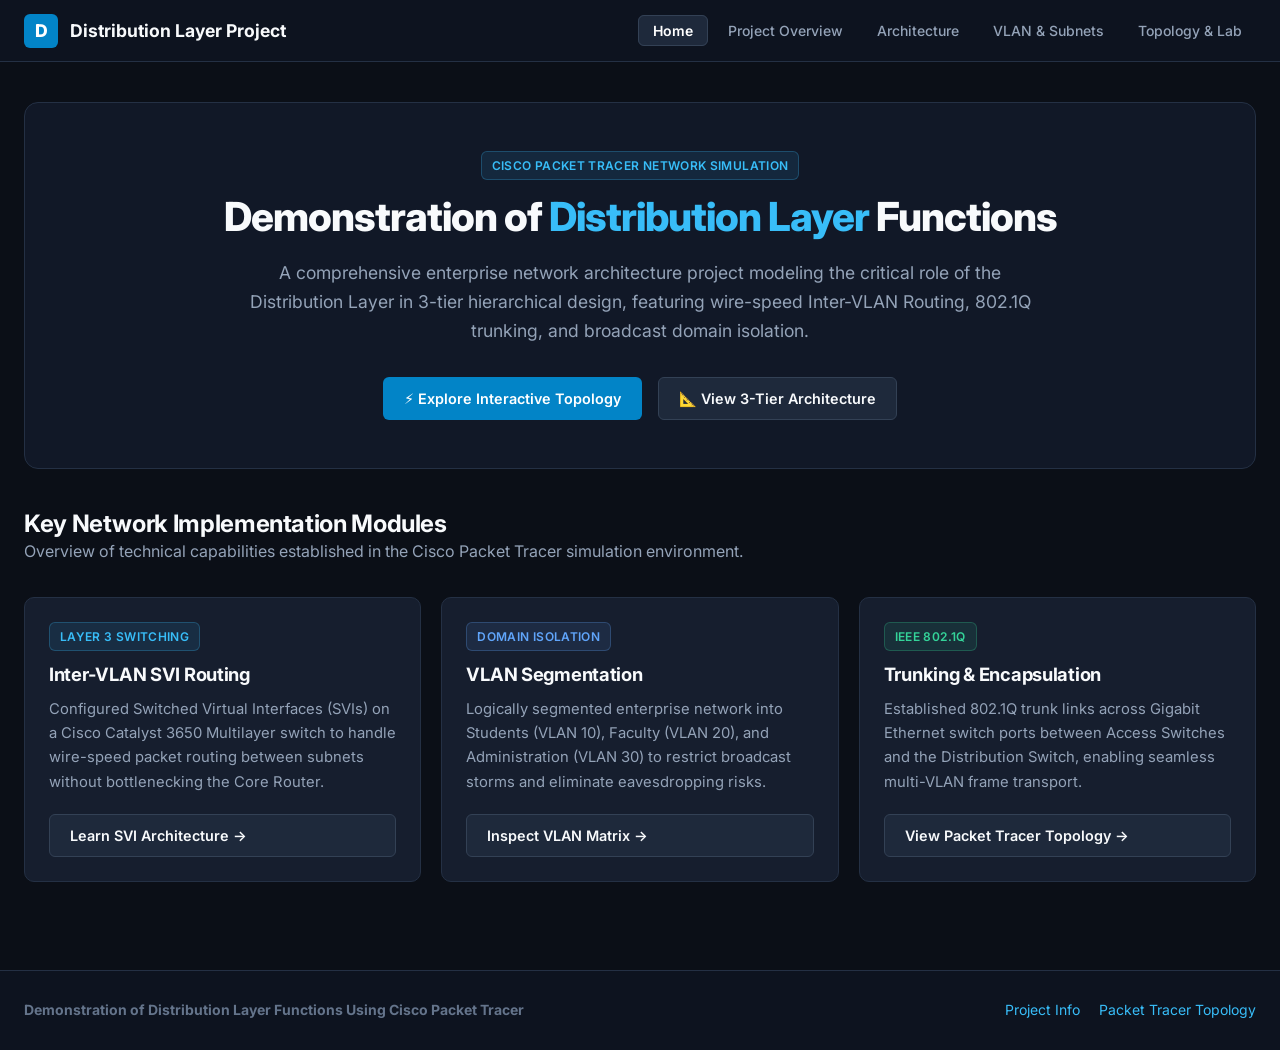
<file: Website/index.html>
<!DOCTYPE html>
<html lang="en">
<head>
  <meta charset="UTF-8">
  <meta name="viewport" content="width=device-width, initial-scale=1.0">
  <meta name="description" content="Demonstration of Distribution Layer Functions Using Cisco Packet Tracer - Enterprise Hierarchical Network Simulation & Documentation Platform">
  <title>Distribution Layer Network Demonstration | Homepage</title>
  <link rel="stylesheet" href="css/style.css">
</head>
<body>

  <!-- Navigation Bar -->
  <nav class="navbar">
    <div class="nav-container">
      <a href="index.html" class="nav-brand">
        <div class="brand-icon">D</div>
        <span>Distribution Layer Project</span>
      </a>
      <ul class="nav-links">
        <li><a href="index.html" class="nav-link active">Home</a></li>
        <li><a href="pages/project.html" class="nav-link">Project Overview</a></li>
        <li><a href="pages/architecture.html" class="nav-link">Architecture</a></li>
        <li><a href="pages/vlan.html" class="nav-link">VLAN & Subnets</a></li>
        <li><a href="pages/topology.html" class="nav-link">Topology & Lab</a></li>
      </ul>
    </div>
  </nav>

  <!-- Main Content Container -->
  <main class="main-wrapper">

    <!-- Hero Section -->
    <section class="hero">
      <div class="badge badge-cyan" style="margin-bottom: 12px;">Cisco Packet Tracer Network Simulation</div>
      <h1 class="hero-title">Demonstration of <span class="gradient-text">Distribution Layer</span> Functions</h1>
      <p class="hero-subtitle">
        A comprehensive enterprise network architecture project modeling the critical role of the Distribution Layer in 3-tier hierarchical design, featuring wire-speed Inter-VLAN Routing, 802.1Q trunking, and broadcast domain isolation.
      </p>
      <div class="hero-actions">
        <a href="pages/topology.html" class="btn btn-primary">⚡ Explore Interactive Topology</a>
        <a href="pages/architecture.html" class="btn btn-secondary">📐 View 3-Tier Architecture</a>
      </div>
    </section>

    <!-- Core Highlights Grid -->
    <section>
      <div class="section-header">
        <h2>Key Network Implementation Modules</h2>
        <p>Overview of technical capabilities established in the Cisco Packet Tracer simulation environment.</p>
      </div>

      <div class="card-grid">

        <div class="card">
          <span class="badge badge-cyan" style="width: fit-content; margin-bottom: 12px;">Layer 3 Switching</span>
          <h3 class="card-title">Inter-VLAN SVI Routing</h3>
          <p class="card-desc">
            Configured Switched Virtual Interfaces (SVIs) on a Cisco Catalyst 3650 Multilayer switch to handle wire-speed packet routing between subnets without bottlenecking the Core Router.
          </p>
          <a href="pages/architecture.html" class="btn btn-secondary">Learn SVI Architecture &rarr;</a>
        </div>

        <div class="card">
          <span class="badge badge-blue" style="width: fit-content; margin-bottom: 12px;">Domain Isolation</span>
          <h3 class="card-title">VLAN Segmentation</h3>
          <p class="card-desc">
            Logically segmented enterprise network into Students (VLAN 10), Faculty (VLAN 20), and Administration (VLAN 30) to restrict broadcast storms and eliminate eavesdropping risks.
          </p>
          <a href="pages/vlan.html" class="btn btn-secondary">Inspect VLAN Matrix &rarr;</a>
        </div>

        <div class="card">
          <span class="badge badge-emerald" style="width: fit-content; margin-bottom: 12px;">IEEE 802.1Q</span>
          <h3 class="card-title">Trunking & Encapsulation</h3>
          <p class="card-desc">
            Established 802.1Q trunk links across Gigabit Ethernet switch ports between Access Switches and the Distribution Switch, enabling seamless multi-VLAN frame transport.
          </p>
          <a href="pages/topology.html" class="btn btn-secondary">View Packet Tracer Topology &rarr;</a>
        </div>

      </div>
    </section>

  </main>

  <!-- Footer -->
  <footer class="footer">
    <div class="footer-content">
      <div>
        <strong>Demonstration of Distribution Layer Functions Using Cisco Packet Tracer</strong>
      </div>
      <div>
        <a href="pages/project.html" style="margin-right: 15px;">Project Info</a>
        <a href="pages/topology.html">Packet Tracer Topology</a>
      </div>
    </div>
  </footer>

  <script src="js/main.js"></script>
</body>
</html>
</file>
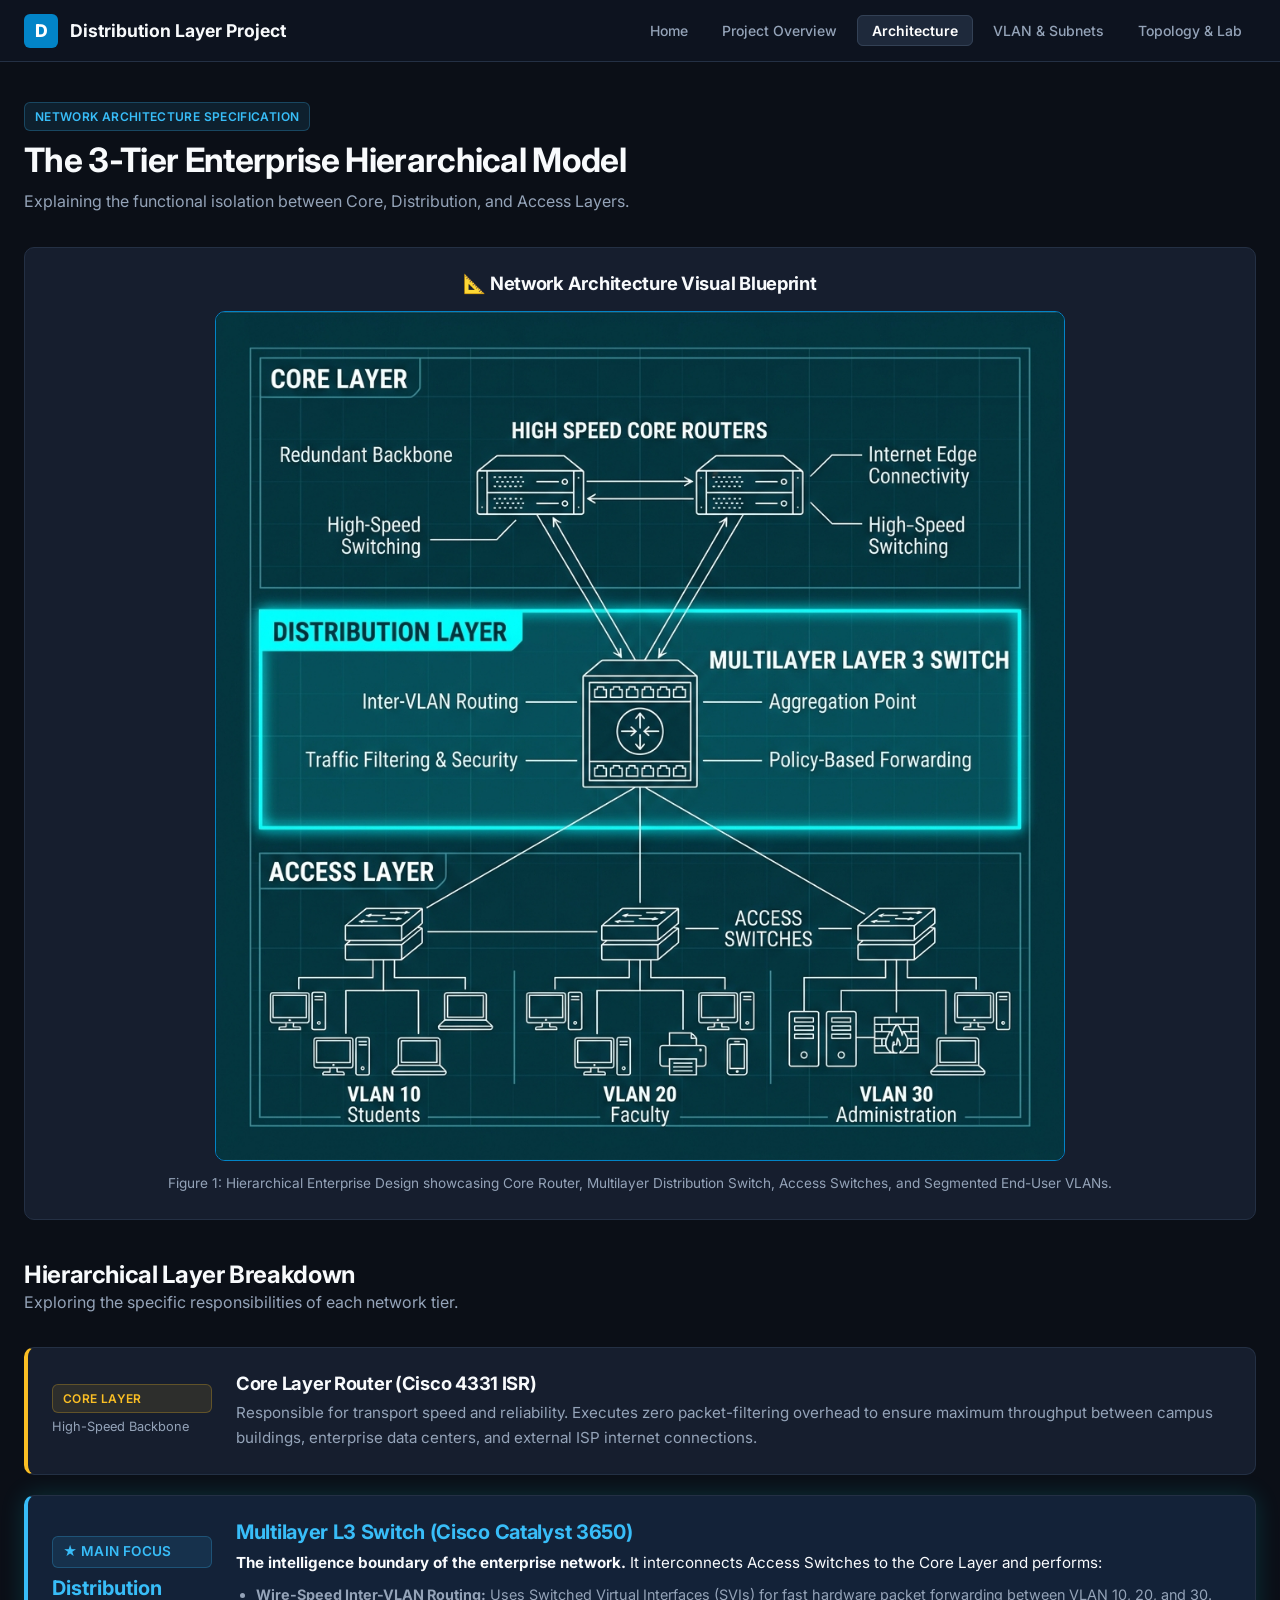
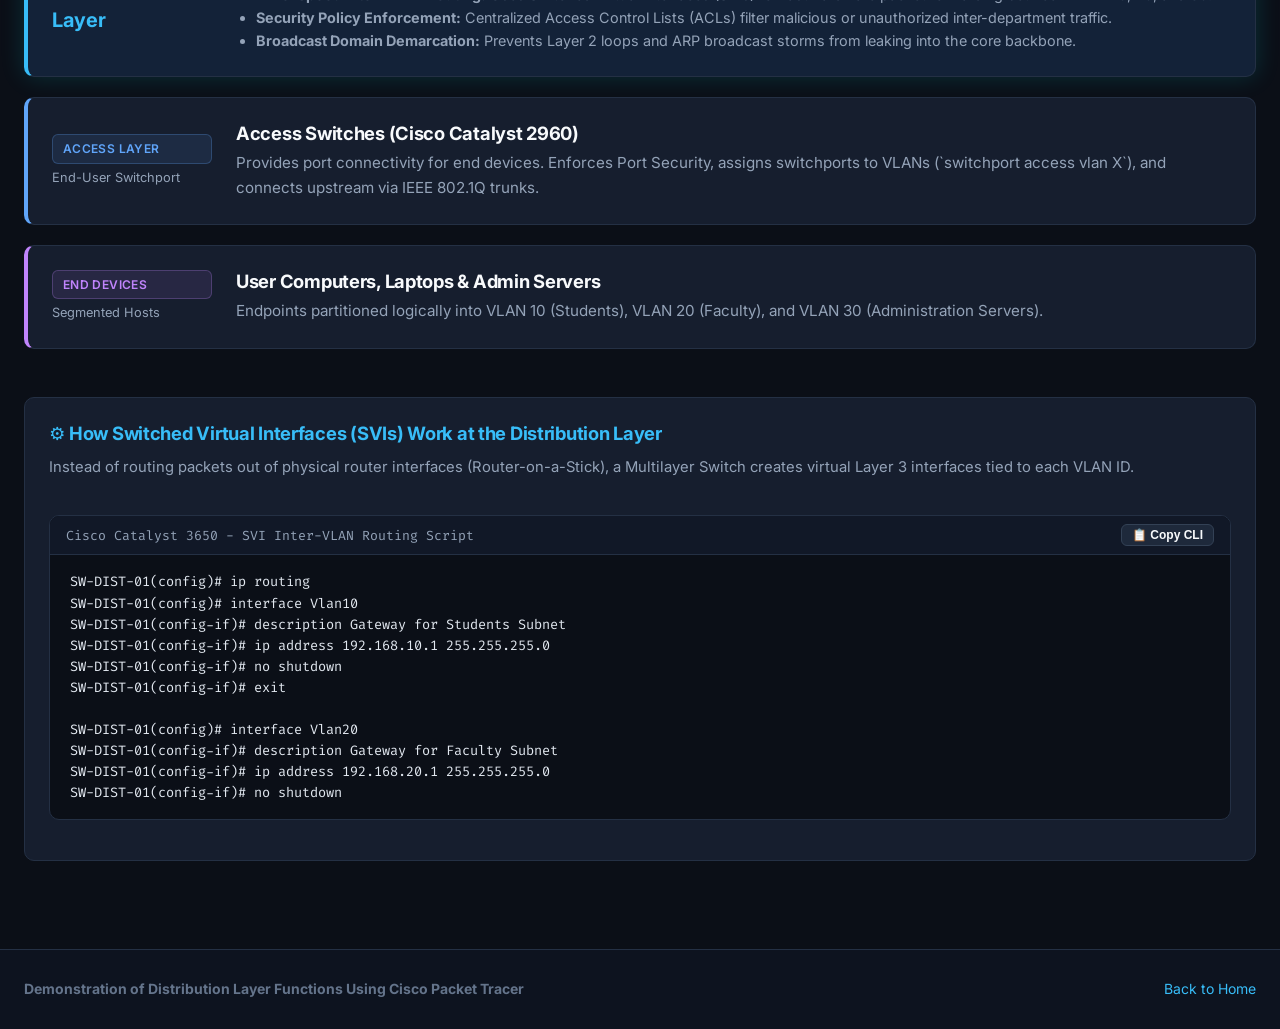
<file: Website/pages/architecture.html>
<!DOCTYPE html>
<html lang="en">
<head>
  <meta charset="UTF-8">
  <meta name="viewport" content="width=device-width, initial-scale=1.0">
  <title>3-Tier Enterprise Architecture | Distribution Layer Focus</title>
  <link rel="stylesheet" href="../css/style.css">
</head>
<body>

  <!-- Navigation Bar -->
  <nav class="navbar">
    <div class="nav-container">
      <a href="../index.html" class="nav-brand">
        <div class="brand-icon">D</div>
        <span>Distribution Layer Project</span>
      </a>
      <ul class="nav-links">
        <li><a href="../index.html" class="nav-link">Home</a></li>
        <li><a href="project.html" class="nav-link">Project Overview</a></li>
        <li><a href="architecture.html" class="nav-link active">Architecture</a></li>
        <li><a href="vlan.html" class="nav-link">VLAN & Subnets</a></li>
        <li><a href="topology.html" class="nav-link">Topology & Lab</a></li>
      </ul>
    </div>
  </nav>

  <!-- Main Content -->
  <main class="main-wrapper">

    <div class="section-header">
      <div class="badge badge-cyan" style="margin-bottom: 8px;">Network Architecture Specification</div>
      <h1>The 3-Tier Enterprise Hierarchical Model</h1>
      <p>Explaining the functional isolation between Core, Distribution, and Access Layers.</p>
    </div>

    <!-- Architecture Visual Banner -->
    <div class="card" style="margin-bottom: 2.5rem; text-align: center;">
      <h3 class="card-title" style="justify-content: center; margin-bottom: 1rem;">
        📐 Network Architecture Visual Blueprint
      </h3>
      <div style="max-width: 850px; margin: 0 auto; border-radius: var(--radius-md); overflow: hidden; border: 1px solid var(--border-glow);">
        <img src="../assets/images/architecture.png" alt="3-Tier Enterprise Architecture Blueprint" style="width: 100%; height: auto; display: block;">
      </div>
      <p style="font-size: 0.85rem; color: var(--text-secondary); margin-top: 12px;">
        Figure 1: Hierarchical Enterprise Design showcasing Core Router, Multilayer Distribution Switch, Access Switches, and Segmented End-User VLANs.
      </p>
    </div>

    <!-- Layer Cards Stack -->
    <div class="section-header">
      <h2>Hierarchical Layer Breakdown</h2>
      <p>Exploring the specific responsibilities of each network tier.</p>
    </div>

    <div class="layer-grid" style="margin-bottom: 3rem;">

      <!-- Core Layer -->
      <div class="layer-card core">
        <div class="layer-badge">
          <span class="badge badge-amber">Core Layer</span>
          <span style="font-size: 0.8rem; color: var(--text-secondary); font-weight: normal;">High-Speed Backbone</span>
        </div>
        <div>
          <h3 style="font-size: 1.15rem; margin-bottom: 6px;">Core Layer Router (Cisco 4331 ISR)</h3>
          <p style="color: var(--text-secondary); font-size: 0.95rem;">
            Responsible for transport speed and reliability. Executes zero packet-filtering overhead to ensure maximum throughput between campus buildings, enterprise data centers, and external ISP internet connections.
          </p>
        </div>
      </div>

      <!-- Distribution Layer (MAIN FOCUS HIGHLIGHT) -->
      <div class="layer-card distribution" style="box-shadow: 0 0 25px rgba(0, 243, 255, 0.15);">
        <div class="layer-badge">
          <span class="badge badge-cyan" style="font-size: 0.85rem;">★ MAIN FOCUS</span>
          <span style="color: var(--accent-cyan); font-size: 1.25rem;">Distribution Layer</span>
        </div>
        <div>
          <h3 style="font-size: 1.25rem; color: var(--accent-cyan); margin-bottom: 6px;">Multilayer L3 Switch (Cisco Catalyst 3650)</h3>
          <p style="color: var(--text-primary); font-size: 0.95rem; line-height: 1.6;">
            <strong>The intelligence boundary of the enterprise network.</strong> It interconnects Access Switches to the Core Layer and performs:
          </p>
          <ul style="padding-left: 1.25rem; color: var(--text-secondary); margin-top: 8px; font-size: 0.9rem;">
            <li><strong>Wire-Speed Inter-VLAN Routing:</strong> Uses Switched Virtual Interfaces (SVIs) for fast hardware packet forwarding between VLAN 10, 20, and 30.</li>
            <li><strong>Security Policy Enforcement:</strong> Centralized Access Control Lists (ACLs) filter malicious or unauthorized inter-department traffic.</li>
            <li><strong>Broadcast Domain Demarcation:</strong> Prevents Layer 2 loops and ARP broadcast storms from leaking into the core backbone.</li>
          </ul>
        </div>
      </div>

      <!-- Access Layer -->
      <div class="layer-card access">
        <div class="layer-badge">
          <span class="badge badge-blue">Access Layer</span>
          <span style="font-size: 0.8rem; color: var(--text-secondary); font-weight: normal;">End-User Switchport</span>
        </div>
        <div>
          <h3 style="font-size: 1.15rem; margin-bottom: 6px;">Access Switches (Cisco Catalyst 2960)</h3>
          <p style="color: var(--text-secondary); font-size: 0.95rem;">
            Provides port connectivity for end devices. Enforces Port Security, assigns switchports to VLANs (`switchport access vlan X`), and connects upstream via IEEE 802.1Q trunks.
          </p>
        </div>
      </div>

      <!-- End Devices Layer -->
      <div class="layer-card devices">
        <div class="layer-badge">
          <span class="badge badge-purple">End Devices</span>
          <span style="font-size: 0.8rem; color: var(--text-secondary); font-weight: normal;">Segmented Hosts</span>
        </div>
        <div>
          <h3 style="font-size: 1.15rem; margin-bottom: 6px;">User Computers, Laptops & Admin Servers</h3>
          <p style="color: var(--text-secondary); font-size: 0.95rem;">
            Endpoints partitioned logically into VLAN 10 (Students), VLAN 20 (Faculty), and VLAN 30 (Administration Servers).
          </p>
        </div>
      </div>

    </div>

    <!-- SVI Configuration Technical Deep Dive -->
    <div class="card">
      <h3 class="card-title" style="color: var(--accent-cyan);">
        ⚙️ How Switched Virtual Interfaces (SVIs) Work at the Distribution Layer
      </h3>
      <p class="card-desc">
        Instead of routing packets out of physical router interfaces (Router-on-a-Stick), a Multilayer Switch creates virtual Layer 3 interfaces tied to each VLAN ID.
      </p>
      
      <div class="code-block">
        <div class="code-header">Cisco Catalyst 3650 - SVI Inter-VLAN Routing Script</div>
        <div class="code-content">SW-DIST-01(config)# ip routing
SW-DIST-01(config)# interface Vlan10
SW-DIST-01(config-if)# description Gateway for Students Subnet
SW-DIST-01(config-if)# ip address 192.168.10.1 255.255.255.0
SW-DIST-01(config-if)# no shutdown
SW-DIST-01(config-if)# exit

SW-DIST-01(config)# interface Vlan20
SW-DIST-01(config-if)# description Gateway for Faculty Subnet
SW-DIST-01(config-if)# ip address 192.168.20.1 255.255.255.0
SW-DIST-01(config-if)# no shutdown</div>
      </div>
    </div>

  </main>

  <footer class="footer">
    <div class="footer-content">
      <div><strong>Demonstration of Distribution Layer Functions Using Cisco Packet Tracer</strong></div>
      <div><a href="../index.html">Back to Home</a></div>
    </div>
  </footer>

  <script src="../js/main.js"></script>
</body>
</html>
</file>
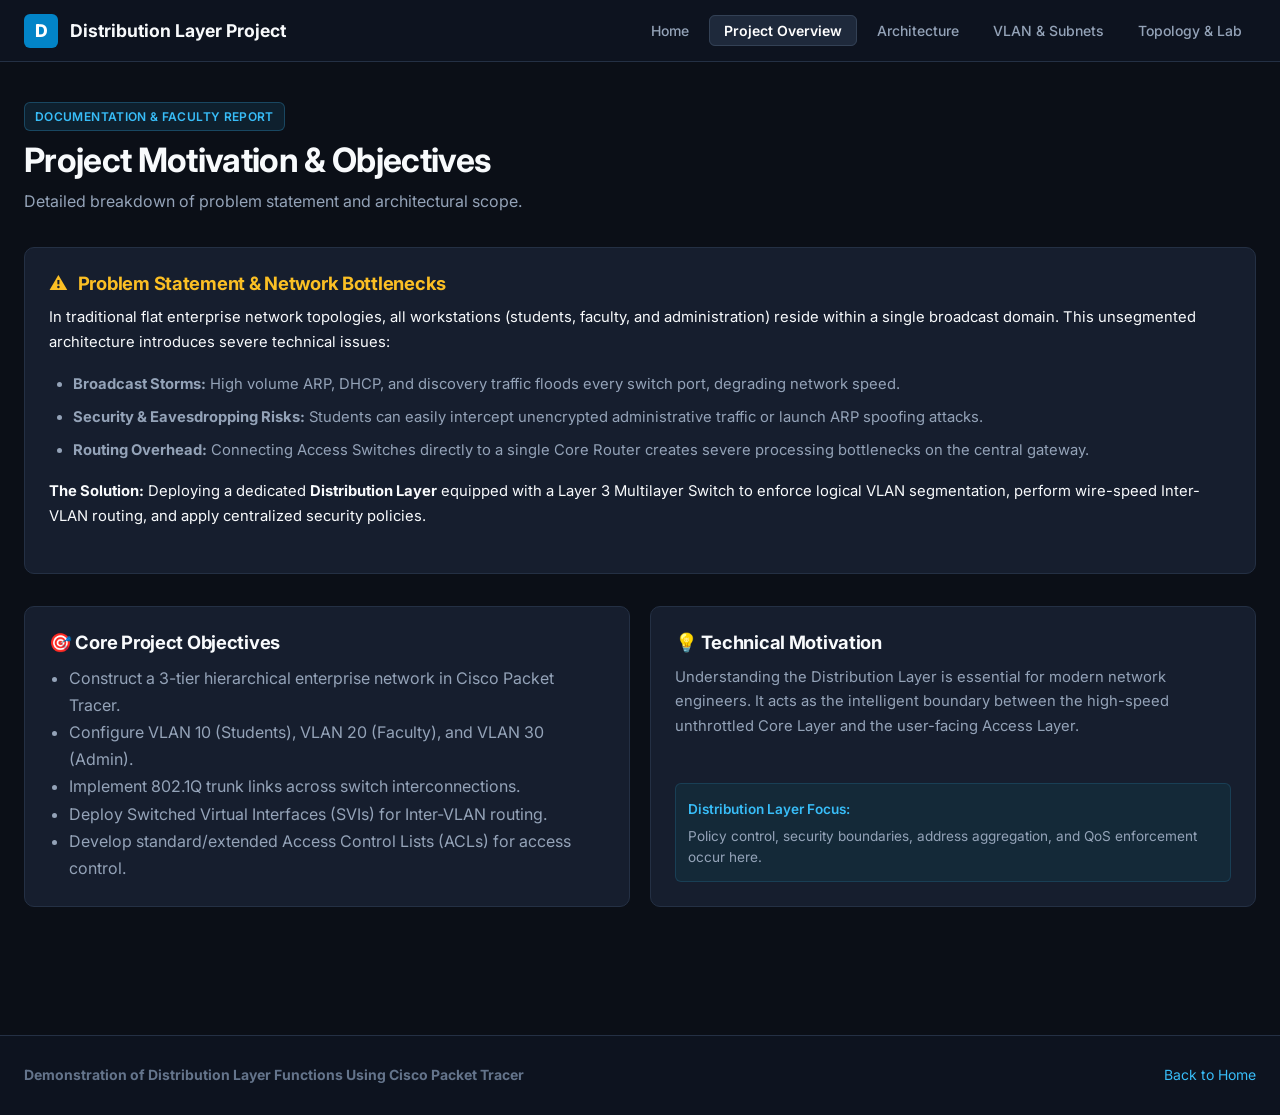
<file: Website/pages/project.html>
<!DOCTYPE html>
<html lang="en">
<head>
  <meta charset="UTF-8">
  <meta name="viewport" content="width=device-width, initial-scale=1.0">
  <title>Project Overview & Objectives | Distribution Layer Project</title>
  <link rel="stylesheet" href="../css/style.css">
</head>
<body>

  <!-- Navigation Bar -->
  <nav class="navbar">
    <div class="nav-container">
      <a href="../index.html" class="nav-brand">
        <div class="brand-icon">D</div>
        <span>Distribution Layer Project</span>
      </a>
      <ul class="nav-links">
        <li><a href="../index.html" class="nav-link">Home</a></li>
        <li><a href="project.html" class="nav-link active">Project Overview</a></li>
        <li><a href="architecture.html" class="nav-link">Architecture</a></li>
        <li><a href="vlan.html" class="nav-link">VLAN & Subnets</a></li>
        <li><a href="topology.html" class="nav-link">Topology & Lab</a></li>
      </ul>
    </div>
  </nav>

  <!-- Main Content -->
  <main class="main-wrapper">

    <div class="section-header">
      <div class="badge badge-cyan" style="margin-bottom: 8px;">Documentation & Faculty Report</div>
      <h1>Project Motivation & Objectives</h1>
      <p>Detailed breakdown of problem statement and architectural scope.</p>
    </div>

    <!-- Problem Statement Card -->
    <div class="card" style="margin-bottom: 2rem;">
      <h2 class="card-title" style="color: var(--accent-amber);">
        <span>⚠️</span> Problem Statement & Network Bottlenecks
      </h2>
      <div class="card-desc" style="line-height: 1.7; color: var(--text-primary);">
        <p style="margin-bottom: 1rem;">
          In traditional flat enterprise network topologies, all workstations (students, faculty, and administration) reside within a single broadcast domain. This unsegmented architecture introduces severe technical issues:
        </p>
        <ul style="padding-left: 1.5rem; margin-bottom: 1rem; color: var(--text-secondary);">
          <li style="margin-bottom: 0.5rem;"><strong>Broadcast Storms:</strong> High volume ARP, DHCP, and discovery traffic floods every switch port, degrading network speed.</li>
          <li style="margin-bottom: 0.5rem;"><strong>Security & Eavesdropping Risks:</strong> Students can easily intercept unencrypted administrative traffic or launch ARP spoofing attacks.</li>
          <li style="margin-bottom: 0.5rem;"><strong>Routing Overhead:</strong> Connecting Access Switches directly to a single Core Router creates severe processing bottlenecks on the central gateway.</li>
        </ul>
        <p>
          <strong>The Solution:</strong> Deploying a dedicated <strong>Distribution Layer</strong> equipped with a Layer 3 Multilayer Switch to enforce logical VLAN segmentation, perform wire-speed Inter-VLAN routing, and apply centralized security policies.
        </p>
      </div>
    </div>

    <!-- Objectives & Motivation Grid -->
    <div class="card-grid" style="margin-bottom: 2.5rem;">

      <div class="card">
        <h3 class="card-title">🎯 Core Project Objectives</h3>
        <ul style="padding-left: 1.25rem; color: var(--text-secondary); line-height: 1.7;">
          <li>Construct a 3-tier hierarchical enterprise network in Cisco Packet Tracer.</li>
          <li>Configure VLAN 10 (Students), VLAN 20 (Faculty), and VLAN 30 (Admin).</li>
          <li>Implement 802.1Q trunk links across switch interconnections.</li>
          <li>Deploy Switched Virtual Interfaces (SVIs) for Inter-VLAN routing.</li>
          <li>Develop standard/extended Access Control Lists (ACLs) for access control.</li>
        </ul>
      </div>

      <div class="card">
        <h3 class="card-title">💡 Technical Motivation</h3>
        <p class="card-desc">
          Understanding the Distribution Layer is essential for modern network engineers. It acts as the intelligent boundary between the high-speed unthrottled Core Layer and the user-facing Access Layer.
        </p>
        <div style="background: rgba(0, 243, 255, 0.05); padding: 12px; border-radius: var(--radius-sm); border: 1px solid var(--accent-cyan-glow);">
          <span style="color: var(--accent-cyan); font-weight: 600; font-size: 0.85rem;">Distribution Layer Focus:</span>
          <p style="font-size: 0.85rem; color: var(--text-secondary); margin-top: 4px;">Policy control, security boundaries, address aggregation, and QoS enforcement occur here.</p>
        </div>
      </div>

    </div>

  </main>

  <footer class="footer">
    <div class="footer-content">
      <div><strong>Demonstration of Distribution Layer Functions Using Cisco Packet Tracer</strong></div>
      <div><a href="../index.html">Back to Home</a></div>
    </div>
  </footer>

  <script src="../js/main.js"></script>
</body>
</html>
</file>
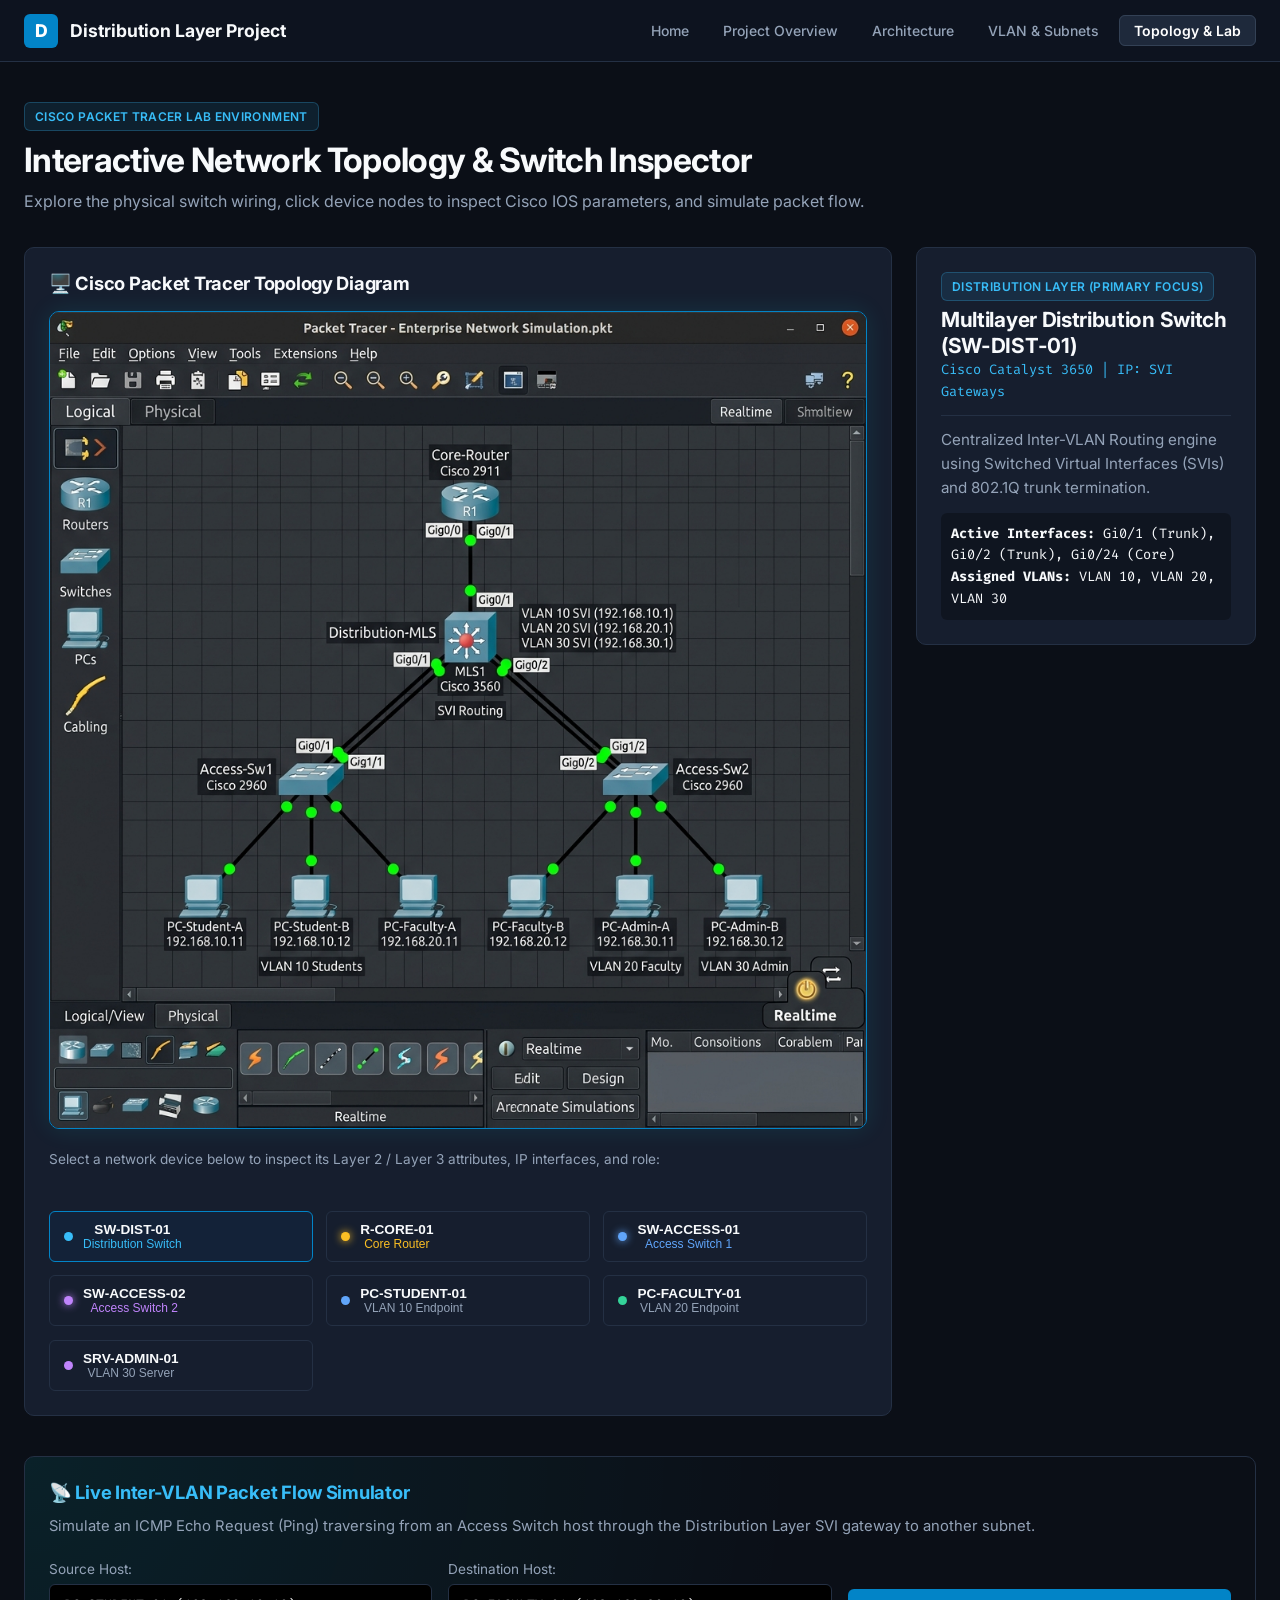
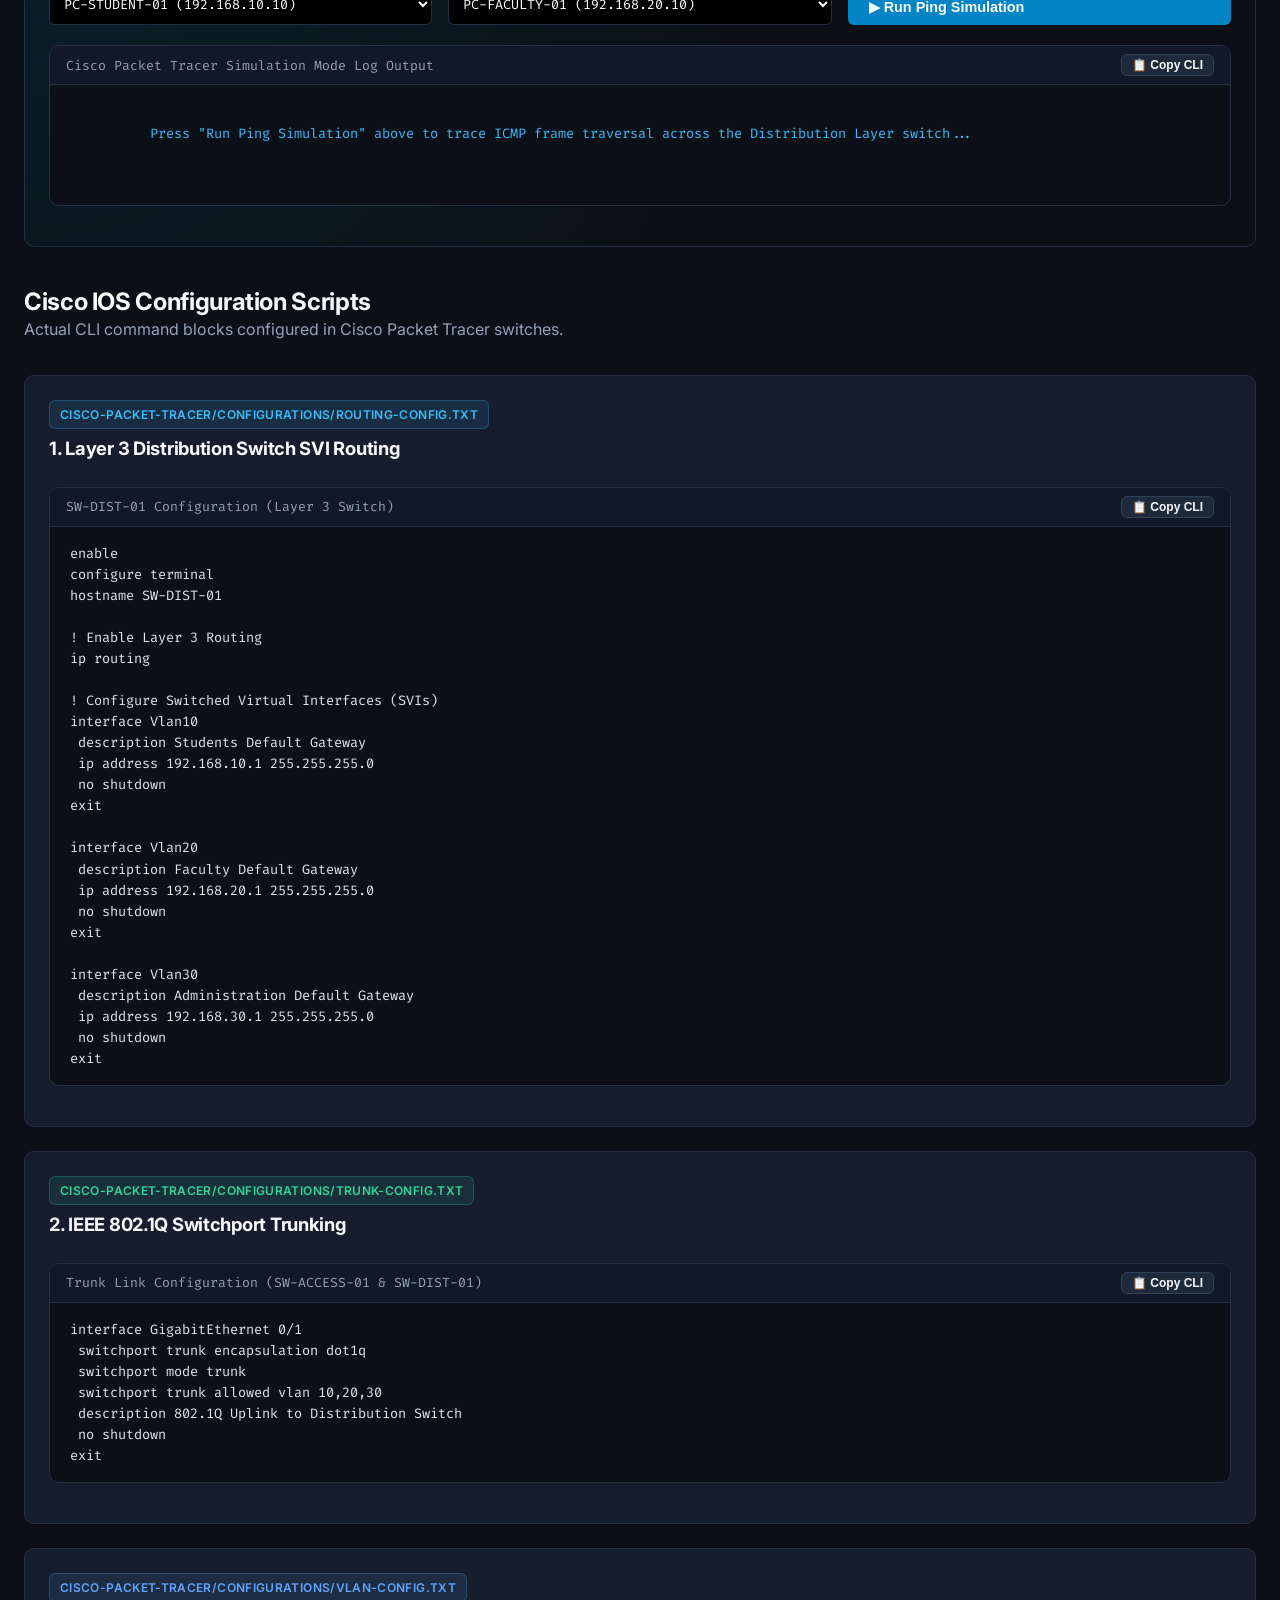
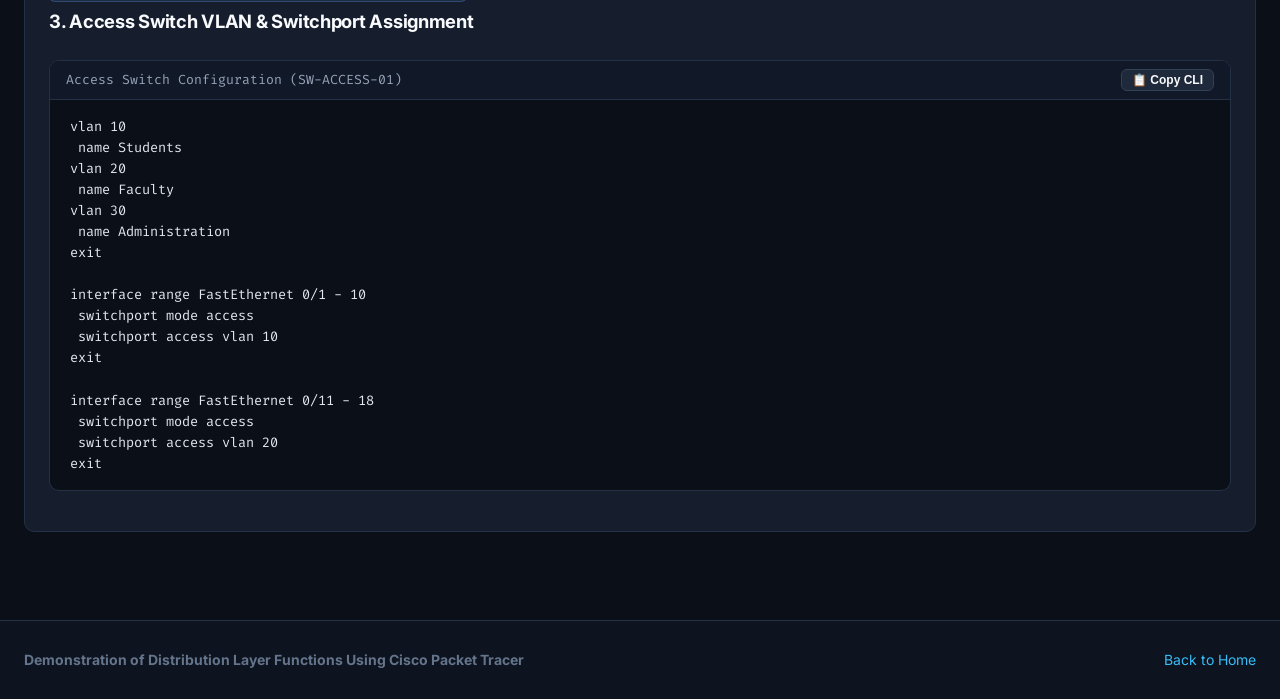
<file: Website/pages/topology.html>
<!DOCTYPE html>
<html lang="en">
<head>
  <meta charset="UTF-8">
  <meta name="viewport" content="width=device-width, initial-scale=1.0">
  <title>Packet Tracer Topology & Lab | Distribution Layer Project</title>
  <link rel="stylesheet" href="../css/style.css">
</head>
<body>

  <!-- Navigation Bar -->
  <nav class="navbar">
    <div class="nav-container">
      <a href="../index.html" class="nav-brand">
        <div class="brand-icon">D</div>
        <span>Distribution Layer Project</span>
      </a>
      <ul class="nav-links">
        <li><a href="../index.html" class="nav-link">Home</a></li>
        <li><a href="project.html" class="nav-link">Project Overview</a></li>
        <li><a href="architecture.html" class="nav-link">Architecture</a></li>
        <li><a href="vlan.html" class="nav-link">VLAN & Subnets</a></li>
        <li><a href="topology.html" class="nav-link active">Topology & Lab</a></li>
      </ul>
    </div>
  </nav>

  <!-- Main Content -->
  <main class="main-wrapper">

    <div class="section-header">
      <div class="badge badge-cyan" style="margin-bottom: 8px;">Cisco Packet Tracer Lab Environment</div>
      <h1>Interactive Network Topology & Switch Inspector</h1>
      <p>Explore the physical switch wiring, click device nodes to inspect Cisco IOS parameters, and simulate packet flow.</p>
    </div>

    <!-- Topology Visual & Node Inspector Layout -->
    <div style="display: grid; grid-template-columns: 1fr 340px; gap: 1.5rem; margin-bottom: 2.5rem;">

      <!-- Left Column: Packet Tracer Topology Graphic & Node Selector -->
      <div class="card" style="padding: 1.5rem;">
        <h3 class="card-title" style="margin-bottom: 1rem;">
          🖥️ Cisco Packet Tracer Topology Diagram
        </h3>
        
        <!-- Topology Screenshot Container -->
        <div style="border-radius: var(--radius-md); overflow: hidden; border: 1px solid var(--border-glow); box-shadow: 0 0 25px rgba(0, 243, 255, 0.1); margin-bottom: 1.25rem;">
          <img src="../assets/images/topology.png" alt="Cisco Packet Tracer Network Topology" style="width: 100%; height: auto; display: block;">
        </div>

        <p style="font-size: 0.85rem; color: var(--text-secondary); margin-bottom: 1rem;">
          Select a network device below to inspect its Layer 2 / Layer 3 attributes, IP interfaces, and role:
        </p>

        <!-- Node Selector Buttons -->
        <div class="device-nodes-grid">
          <button class="node-btn active" data-device="dist-switch">
            <span class="node-dot"></span>
            <div>
              <div style="font-weight: 600; font-size: 0.85rem;">SW-DIST-01</div>
              <div style="font-size: 0.75rem; color: var(--accent-cyan);">Distribution Switch</div>
            </div>
          </button>

          <button class="node-btn" data-device="core-router">
            <span class="node-dot" style="background: var(--accent-amber); box-shadow: 0 0 8px var(--accent-amber);"></span>
            <div>
              <div style="font-weight: 600; font-size: 0.85rem;">R-CORE-01</div>
              <div style="font-size: 0.75rem; color: var(--accent-amber);">Core Router</div>
            </div>
          </button>

          <button class="node-btn" data-device="access-sw1">
            <span class="node-dot" style="background: var(--accent-blue); box-shadow: 0 0 8px var(--accent-blue);"></span>
            <div>
              <div style="font-weight: 600; font-size: 0.85rem;">SW-ACCESS-01</div>
              <div style="font-size: 0.75rem; color: var(--accent-blue);">Access Switch 1</div>
            </div>
          </button>

          <button class="node-btn" data-device="access-sw2">
            <span class="node-dot" style="background: var(--accent-purple); box-shadow: 0 0 8px var(--accent-purple);"></span>
            <div>
              <div style="font-weight: 600; font-size: 0.85rem;">SW-ACCESS-02</div>
              <div style="font-size: 0.75rem; color: var(--accent-purple);">Access Switch 2</div>
            </div>
          </button>

          <button class="node-btn" data-device="pc-student">
            <span class="node-dot" style="background: var(--accent-blue);"></span>
            <div>
              <div style="font-weight: 600; font-size: 0.85rem;">PC-STUDENT-01</div>
              <div style="font-size: 0.75rem; color: var(--text-secondary);">VLAN 10 Endpoint</div>
            </div>
          </button>

          <button class="node-btn" data-device="pc-faculty">
            <span class="node-dot" style="background: var(--accent-emerald);"></span>
            <div>
              <div style="font-weight: 600; font-size: 0.85rem;">PC-FACULTY-01</div>
              <div style="font-size: 0.75rem; color: var(--text-secondary);">VLAN 20 Endpoint</div>
            </div>
          </button>

          <button class="node-btn" data-device="server-admin">
            <span class="node-dot" style="background: var(--accent-purple);"></span>
            <div>
              <div style="font-weight: 600; font-size: 0.85rem;">SRV-ADMIN-01</div>
              <div style="font-size: 0.75rem; color: var(--text-secondary);">VLAN 30 Server</div>
            </div>
          </button>
        </div>
      </div>

      <!-- Right Column: Live Device Details Inspector Card -->
      <div class="card" id="device-details-card" style="height: fit-content;">
        <div style="border-bottom: 1px solid var(--border-color); padding-bottom: 12px; margin-bottom: 12px;">
          <span class="badge badge-cyan" style="margin-bottom: 6px;">Distribution Layer (Primary Focus)</span>
          <h3 style="font-size: 1.3rem; color: var(--text-primary);">Multilayer Distribution Switch (SW-DIST-01)</h3>
          <p style="font-size: 0.85rem; color: var(--accent-cyan); font-family: var(--font-code);">Cisco Catalyst 3650 | IP: SVI Gateways</p>
        </div>
        <p style="color: var(--text-secondary); font-size: 0.95rem; margin-bottom: 12px;">
          Centralized Inter-VLAN Routing engine using Switched Virtual Interfaces (SVIs) and 802.1Q trunk termination.
        </p>
        <div style="background: rgba(0,0,0,0.3); padding: 10px; border-radius: var(--radius-sm); font-size: 0.85rem; font-family: var(--font-code);">
          <div><strong>Active Interfaces:</strong> Gi0/1 (Trunk), Gi0/2 (Trunk), Gi0/24 (Core)</div>
          <div><strong>Assigned VLANs:</strong> VLAN 10, VLAN 20, VLAN 30</div>
        </div>
      </div>

    </div>

    <!-- Interactive ICMP Packet Flow Simulator -->
    <div class="card" style="margin-bottom: 2.5rem; background: radial-gradient(circle at 0% 0%, rgba(0, 243, 255, 0.08) 0%, transparent 60%);">
      <h3 class="card-title" style="color: var(--accent-cyan);">
        📡 Live Inter-VLAN Packet Flow Simulator
      </h3>
      <p class="card-desc">Simulate an ICMP Echo Request (Ping) traversing from an Access Switch host through the Distribution Layer SVI gateway to another subnet.</p>

      <div style="display: grid; grid-template-columns: repeat(auto-fit, minmax(200px, 1fr)); gap: 1rem; margin-bottom: 1.25rem;">
        <div>
          <label style="font-size: 0.85rem; color: var(--text-secondary); display: block; margin-bottom: 4px;">Source Host:</label>
          <select id="ping-src" style="width: 100%; padding: 10px; border-radius: var(--radius-sm); background: #000; color: #fff; border: 1px solid var(--border-color); font-family: var(--font-code);">
            <option value="192.168.10.10 (PC-STUDENT-01 - VLAN 10)">PC-STUDENT-01 (192.168.10.10)</option>
            <option value="192.168.20.10 (PC-FACULTY-01 - VLAN 20)">PC-FACULTY-01 (192.168.20.10)</option>
          </select>
        </div>

        <div>
          <label style="font-size: 0.85rem; color: var(--text-secondary); display: block; margin-bottom: 4px;">Destination Host:</label>
          <select id="ping-dst" style="width: 100%; padding: 10px; border-radius: var(--radius-sm); background: #000; color: #fff; border: 1px solid var(--border-color); font-family: var(--font-code);">
            <option value="192.168.20.10 (PC-FACULTY-01 - VLAN 20)">PC-FACULTY-01 (192.168.20.10)</option>
            <option value="192.168.30.10 (SRV-ADMIN-01 - VLAN 30)">SRV-ADMIN-01 (192.168.30.10)</option>
          </select>
        </div>

        <div style="display: flex; align-items: flex-end;">
          <button id="ping-sim-btn" class="btn btn-primary" style="width: 100%;">▶ Run Ping Simulation</button>
        </div>
      </div>

      <div class="code-block" style="margin-top: 0;">
        <div class="code-header">Cisco Packet Tracer Simulation Mode Log Output</div>
        <div id="ping-console-log" class="code-content" style="min-height: 120px; color: var(--accent-cyan);">
          Press "Run Ping Simulation" above to trace ICMP frame traversal across the Distribution Layer switch...
        </div>
      </div>
    </div>

    <!-- Cisco IOS CLI Script Viewers -->
    <div class="section-header">
      <h2>Cisco IOS Configuration Scripts</h2>
      <p>Actual CLI command blocks configured in Cisco Packet Tracer switches.</p>
    </div>

    <!-- Script 1: SVI Routing -->
    <div class="card" style="margin-bottom: 1.5rem;">
      <span class="badge badge-cyan" style="width: fit-content; margin-bottom: 8px;">Cisco-Packet-Tracer/configurations/routing-config.txt</span>
      <h3 class="card-title">1. Layer 3 Distribution Switch SVI Routing</h3>
      <div class="code-block">
        <div class="code-header">SW-DIST-01 Configuration (Layer 3 Switch)</div>
        <div class="code-content">enable
configure terminal
hostname SW-DIST-01

! Enable Layer 3 Routing
ip routing

! Configure Switched Virtual Interfaces (SVIs)
interface Vlan10
 description Students Default Gateway
 ip address 192.168.10.1 255.255.255.0
 no shutdown
exit

interface Vlan20
 description Faculty Default Gateway
 ip address 192.168.20.1 255.255.255.0
 no shutdown
exit

interface Vlan30
 description Administration Default Gateway
 ip address 192.168.30.1 255.255.255.0
 no shutdown
exit</div>
      </div>
    </div>

    <!-- Script 2: Trunking -->
    <div class="card" style="margin-bottom: 1.5rem;">
      <span class="badge badge-emerald" style="width: fit-content; margin-bottom: 8px;">Cisco-Packet-Tracer/configurations/trunk-config.txt</span>
      <h3 class="card-title">2. IEEE 802.1Q Switchport Trunking</h3>
      <div class="code-block">
        <div class="code-header">Trunk Link Configuration (SW-ACCESS-01 & SW-DIST-01)</div>
        <div class="code-content">interface GigabitEthernet 0/1
 switchport trunk encapsulation dot1q
 switchport mode trunk
 switchport trunk allowed vlan 10,20,30
 description 802.1Q Uplink to Distribution Switch
 no shutdown
exit</div>
      </div>
    </div>

    <!-- Script 3: VLAN Creation -->
    <div class="card">
      <span class="badge badge-blue" style="width: fit-content; margin-bottom: 8px;">Cisco-Packet-Tracer/configurations/vlan-config.txt</span>
      <h3 class="card-title">3. Access Switch VLAN & Switchport Assignment</h3>
      <div class="code-block">
        <div class="code-header">Access Switch Configuration (SW-ACCESS-01)</div>
        <div class="code-content">vlan 10
 name Students
vlan 20
 name Faculty
vlan 30
 name Administration
exit

interface range FastEthernet 0/1 - 10
 switchport mode access
 switchport access vlan 10
exit

interface range FastEthernet 0/11 - 18
 switchport mode access
 switchport access vlan 20
exit</div>
      </div>
    </div>

  </main>

  <footer class="footer">
    <div class="footer-content">
      <div><strong>Demonstration of Distribution Layer Functions Using Cisco Packet Tracer</strong></div>
      <div><a href="../index.html">Back to Home</a></div>
    </div>
  </footer>

  <script src="../js/main.js"></script>
</body>
</html>
</file>
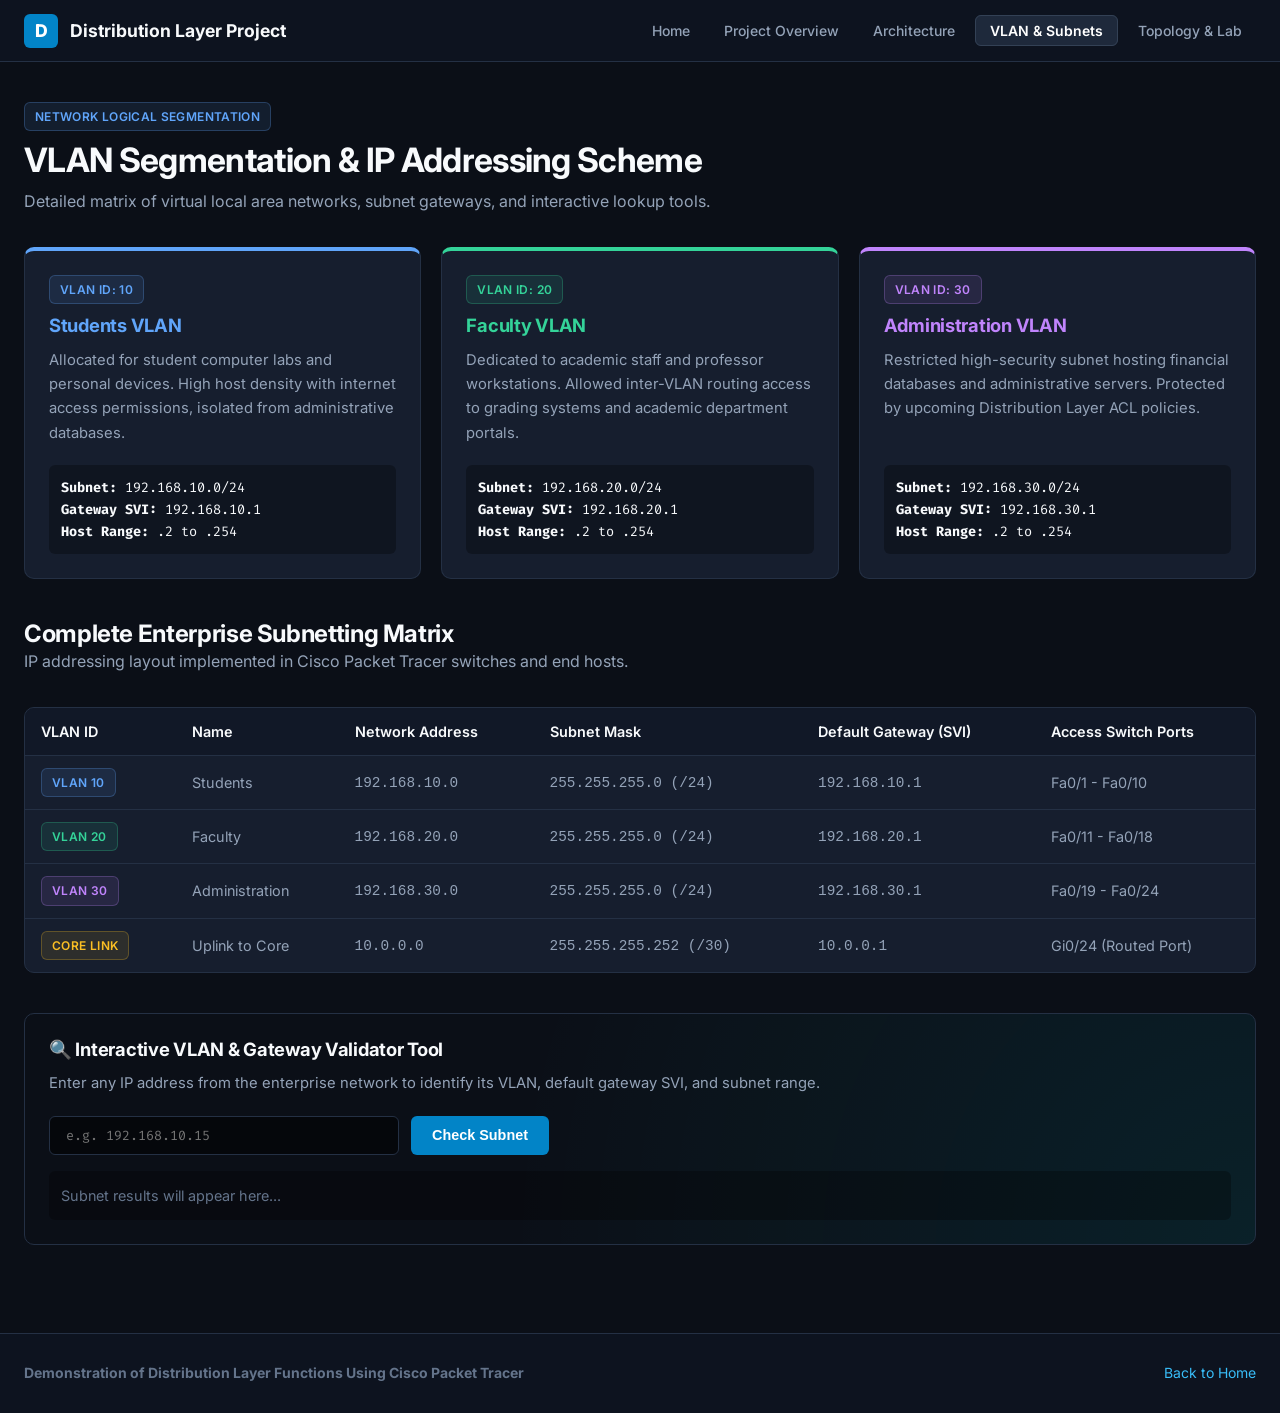
<file: Website/pages/vlan.html>
<!DOCTYPE html>
<html lang="en">
<head>
  <meta charset="UTF-8">
  <meta name="viewport" content="width=device-width, initial-scale=1.0">
  <title>VLAN & Subnet Configuration | Distribution Layer Project</title>
  <link rel="stylesheet" href="../css/style.css">
</head>
<body>

  <!-- Navigation Bar -->
  <nav class="navbar">
    <div class="nav-container">
      <a href="../index.html" class="nav-brand">
        <div class="brand-icon">D</div>
        <span>Distribution Layer Project</span>
      </a>
      <ul class="nav-links">
        <li><a href="../index.html" class="nav-link">Home</a></li>
        <li><a href="project.html" class="nav-link">Project Overview</a></li>
        <li><a href="architecture.html" class="nav-link">Architecture</a></li>
        <li><a href="vlan.html" class="nav-link active">VLAN & Subnets</a></li>
        <li><a href="topology.html" class="nav-link">Topology & Lab</a></li>
      </ul>
    </div>
  </nav>

  <!-- Main Content -->
  <main class="main-wrapper">

    <div class="section-header">
      <div class="badge badge-blue" style="margin-bottom: 8px;">Network Logical Segmentation</div>
      <h1>VLAN Segmentation & IP Addressing Scheme</h1>
      <p>Detailed matrix of virtual local area networks, subnet gateways, and interactive lookup tools.</p>
    </div>

    <!-- VLAN Overview Cards Grid -->
    <div class="card-grid" style="margin-bottom: 2.5rem;">

      <!-- VLAN 10 -->
      <div class="card" style="border-top: 4px solid var(--accent-blue);">
        <span class="badge badge-blue" style="width: fit-content; margin-bottom: 10px;">VLAN ID: 10</span>
        <h3 class="card-title" style="color: var(--accent-blue);">Students VLAN</h3>
        <p class="card-desc">
          Allocated for student computer labs and personal devices. High host density with internet access permissions, isolated from administrative databases.
        </p>
        <div style="background: rgba(0,0,0,0.3); padding: 12px; border-radius: var(--radius-sm); font-size: 0.85rem; font-family: var(--font-code);">
          <div><strong>Subnet:</strong> 192.168.10.0/24</div>
          <div><strong>Gateway SVI:</strong> 192.168.10.1</div>
          <div><strong>Host Range:</strong> .2 to .254</div>
        </div>
      </div>

      <!-- VLAN 20 -->
      <div class="card" style="border-top: 4px solid var(--accent-emerald);">
        <span class="badge badge-emerald" style="width: fit-content; margin-bottom: 10px;">VLAN ID: 20</span>
        <h3 class="card-title" style="color: var(--accent-emerald);">Faculty VLAN</h3>
        <p class="card-desc">
          Dedicated to academic staff and professor workstations. Allowed inter-VLAN routing access to grading systems and academic department portals.
        </p>
        <div style="background: rgba(0,0,0,0.3); padding: 12px; border-radius: var(--radius-sm); font-size: 0.85rem; font-family: var(--font-code);">
          <div><strong>Subnet:</strong> 192.168.20.0/24</div>
          <div><strong>Gateway SVI:</strong> 192.168.20.1</div>
          <div><strong>Host Range:</strong> .2 to .254</div>
        </div>
      </div>

      <!-- VLAN 30 -->
      <div class="card" style="border-top: 4px solid var(--accent-purple);">
        <span class="badge badge-purple" style="width: fit-content; margin-bottom: 10px;">VLAN ID: 30</span>
        <h3 class="card-title" style="color: var(--accent-purple);">Administration VLAN</h3>
        <p class="card-desc">
          Restricted high-security subnet hosting financial databases and administrative servers. Protected by upcoming Distribution Layer ACL policies.
        </p>
        <div style="background: rgba(0,0,0,0.3); padding: 12px; border-radius: var(--radius-sm); font-size: 0.85rem; font-family: var(--font-code);">
          <div><strong>Subnet:</strong> 192.168.30.0/24</div>
          <div><strong>Gateway SVI:</strong> 192.168.30.1</div>
          <div><strong>Host Range:</strong> .2 to .254</div>
        </div>
      </div>

    </div>

    <!-- Master IP Addressing Table -->
    <div class="section-header">
      <h2>Complete Enterprise Subnetting Matrix</h2>
      <p>IP addressing layout implemented in Cisco Packet Tracer switches and end hosts.</p>
    </div>

    <div class="table-wrapper">
      <table class="data-table">
        <thead>
          <tr>
            <th>VLAN ID</th>
            <th>Name</th>
            <th>Network Address</th>
            <th>Subnet Mask</th>
            <th>Default Gateway (SVI)</th>
            <th>Access Switch Ports</th>
          </tr>
        </thead>
        <tbody>
          <tr>
            <td><span class="badge badge-blue">VLAN 10</span></td>
            <td>Students</td>
            <td><code>192.168.10.0</code></td>
            <td><code>255.255.255.0 (/24)</code></td>
            <td><code>192.168.10.1</code></td>
            <td>Fa0/1 - Fa0/10</td>
          </tr>
          <tr>
            <td><span class="badge badge-emerald">VLAN 20</span></td>
            <td>Faculty</td>
            <td><code>192.168.20.0</code></td>
            <td><code>255.255.255.0 (/24)</code></td>
            <td><code>192.168.20.1</code></td>
            <td>Fa0/11 - Fa0/18</td>
          </tr>
          <tr>
            <td><span class="badge badge-purple">VLAN 30</span></td>
            <td>Administration</td>
            <td><code>192.168.30.0</code></td>
            <td><code>255.255.255.0 (/24)</code></td>
            <td><code>192.168.30.1</code></td>
            <td>Fa0/19 - Fa0/24</td>
          </tr>
          <tr>
            <td><span class="badge badge-amber">Core Link</span></td>
            <td>Uplink to Core</td>
            <td><code>10.0.0.0</code></td>
            <td><code>255.255.255.252 (/30)</code></td>
            <td><code>10.0.0.1</code></td>
            <td>Gi0/24 (Routed Port)</td>
          </tr>
        </tbody>
      </table>
    </div>

    <!-- Interactive Subnet Lookup Tool -->
    <div class="card" style="margin-top: 2.5rem; background: radial-gradient(circle at 100% 100%, rgba(0, 243, 255, 0.08) 0%, transparent 60%);">
      <h3 class="card-title">🔍 Interactive VLAN & Gateway Validator Tool</h3>
      <p class="card-desc">Enter any IP address from the enterprise network to identify its VLAN, default gateway SVI, and subnet range.</p>
      
      <div style="display: flex; gap: 12px; max-width: 500px; margin-bottom: 1rem; flex-wrap: wrap;">
        <input type="text" id="vlan-calc-input" placeholder="e.g. 192.168.10.15" style="flex: 1; padding: 10px 16px; border-radius: var(--radius-sm); border: 1px solid var(--border-color); background: rgba(0,0,0,0.5); color: #fff; font-family: var(--font-code);">
        <button id="vlan-calc-btn" class="btn btn-primary">Check Subnet</button>
      </div>

      <div id="vlan-calc-result" style="padding: 12px; background: rgba(0,0,0,0.3); border-radius: var(--radius-sm); min-height: 48px;">
        <span style="color: var(--text-muted); font-size: 0.9rem;">Subnet results will appear here...</span>
      </div>
    </div>

  </main>

  <footer class="footer">
    <div class="footer-content">
      <div><strong>Demonstration of Distribution Layer Functions Using Cisco Packet Tracer</strong></div>
      <div><a href="../index.html">Back to Home</a></div>
    </div>
  </footer>

  <script src="../js/main.js"></script>
</body>
</html>
</file>
<file: Website/css/style.css>
/* ==========================================================================
   Distribution Layer Network Project - Enterprise System Theme
   Clean, Professional Network Engineering Specification Theme
   ========================================================================== */

@import url('https://fonts.googleapis.com/css2?family=Fira+Code:wght@400;500;600&family=Inter:wght@400;500;600;700&display=swap');

:root {
  /* Enterprise Color Palette */
  --bg-primary: #0b0f17;
  --bg-secondary: #111827;
  --bg-card: #161e2e;
  --bg-card-hover: #1c2638;
  --border-color: #243044;
  --border-glow: #0284c7;

  --text-primary: #f8fafc;
  --text-secondary: #94a3b8;
  --text-muted: #64748b;

  /* Network Enterprise Accents */
  --accent-cyan: #38bdf8;         /* Professional Cisco Blue */
  --accent-cyan-glow: rgba(56, 189, 248, 0.15);
  --accent-blue: #60a5fa;         /* VLAN 10 Students */
  --accent-emerald: #34d399;      /* VLAN 20 Faculty */
  --accent-purple: #c084fc;       /* VLAN 30 Admin */
  --accent-amber: #fbbf24;        /* Core / Warning */

  /* Typography */
  --font-main: 'Inter', system-ui, -apple-system, sans-serif;
  --font-code: 'Fira Code', monospace;

  /* Component Properties */
  --radius-sm: 6px;
  --radius-md: 10px;
  --radius-lg: 14px;
  --transition: all 0.2s ease-in-out;
  --glass-shadow: 0 4px 20px rgba(0, 0, 0, 0.25);
}

/* Reset & Base Styles */
*, *::before, *::after {
  box-sizing: border-box;
  margin: 0;
  padding: 0;
}

html {
  scroll-behavior: smooth;
  font-size: 16px;
}

body {
  font-family: var(--font-main);
  background-color: var(--bg-primary);
  color: var(--text-primary);
  line-height: 1.6;
  min-height: 100vh;
  display: flex;
  flex-direction: column;
}

/* Typography Helpers */
h1, h2, h3, h4, h5, h6 {
  color: var(--text-primary);
  font-weight: 700;
  line-height: 1.25;
  letter-spacing: -0.015em;
}

a {
  color: var(--accent-cyan);
  text-decoration: none;
  transition: var(--transition);
}

a:hover {
  color: #7dd3fc;
}

.gradient-text {
  color: #38bdf8;
  background: none;
  -webkit-text-fill-color: initial;
}

.badge {
  display: inline-flex;
  align-items: center;
  gap: 6px;
  padding: 4px 10px;
  border-radius: var(--radius-sm);
  font-size: 0.75rem;
  font-weight: 600;
  letter-spacing: 0.03em;
  text-transform: uppercase;
}

.badge-cyan { background: rgba(56, 189, 248, 0.1); color: #38bdf8; border: 1px solid rgba(56, 189, 248, 0.25); }
.badge-blue { background: rgba(96, 165, 250, 0.1); color: #60a5fa; border: 1px solid rgba(96, 165, 250, 0.25); }
.badge-emerald { background: rgba(52, 211, 153, 0.1); color: #34d399; border: 1px solid rgba(52, 211, 153, 0.25); }
.badge-purple { background: rgba(192, 132, 252, 0.1); color: #c084fc; border: 1px solid rgba(192, 132, 252, 0.25); }
.badge-amber { background: rgba(251, 191, 36, 0.1); color: #fbbf24; border: 1px solid rgba(251, 191, 36, 0.25); }

/* Navigation Bar */
.navbar {
  position: sticky;
  top: 0;
  z-index: 1000;
  background: #0d131f;
  border-bottom: 1px solid var(--border-color);
  padding: 0.85rem 0;
}

.nav-container {
  max-width: 1280px;
  margin: 0 auto;
  padding: 0 1.5rem;
  display: flex;
  justify-content: space-between;
  align-items: center;
}

.nav-brand {
  display: flex;
  align-items: center;
  gap: 12px;
  font-size: 1.1rem;
  font-weight: 700;
  color: var(--text-primary);
}

.brand-icon {
  width: 34px;
  height: 34px;
  background: #0284c7;
  border-radius: var(--radius-sm);
  display: flex;
  align-items: center;
  justify-content: center;
  color: #ffffff;
  font-weight: 800;
}

.nav-links {
  display: flex;
  align-items: center;
  gap: 6px;
  list-style: none;
}

.nav-link {
  padding: 6px 14px;
  border-radius: var(--radius-sm);
  color: var(--text-secondary);
  font-size: 0.875rem;
  font-weight: 500;
  transition: var(--transition);
}

.nav-link:hover {
  color: var(--text-primary);
  background: rgba(255, 255, 255, 0.05);
}

.nav-link.active {
  color: #ffffff;
  background: #1e293b;
  border: 1px solid #334155;
  font-weight: 600;
}

.nav-link.disabled,
.btn.disabled,
a.disabled,
button.disabled {
  opacity: 0.4 !important;
  pointer-events: none !important;
  cursor: not-allowed !important;
  box-shadow: none !important;
  border-color: rgba(255, 255, 255, 0.08) !important;
}

/* Layout Containers */
.main-wrapper {
  max-width: 1280px;
  margin: 0 auto;
  padding: 2.5rem 1.5rem;
  width: 100%;
  flex: 1;
}

.section-header {
  margin-bottom: 2rem;
}

.section-header h1 {
  font-size: 2.1rem;
  margin-bottom: 0.5rem;
  letter-spacing: -0.02em;
}

.section-header p {
  color: var(--text-secondary);
  font-size: 1rem;
}

/* Enterprise Cards */
.card-grid {
  display: grid;
  grid-template-columns: repeat(auto-fit, minmax(320px, 1fr));
  gap: 1.25rem;
}

.card {
  background: var(--bg-card);
  border: 1px solid var(--border-color);
  border-radius: var(--radius-md);
  padding: 1.5rem;
  transition: var(--transition);
  display: flex;
  flex-direction: column;
}

.card:hover {
  border-color: #334155;
  background: var(--bg-card-hover);
}

.card-title {
  font-size: 1.15rem;
  margin-bottom: 0.65rem;
  display: flex;
  align-items: center;
  gap: 10px;
}

.card-desc {
  color: var(--text-secondary);
  font-size: 0.925rem;
  margin-bottom: 1.25rem;
  flex: 1;
  line-height: 1.65;
}

/* Hero Section */
.hero {
  background: #111827;
  border: 1px solid var(--border-color);
  border-radius: var(--radius-lg);
  padding: 3rem 2rem;
  margin-bottom: 2.5rem;
  text-align: center;
  position: relative;
}

.hero-title {
  font-size: 2.5rem;
  font-weight: 800;
  margin-bottom: 1rem;
  letter-spacing: -0.025em;
  color: #f8fafc;
}

.hero-subtitle {
  font-size: 1.1rem;
  color: var(--text-secondary);
  max-width: 800px;
  margin: 0 auto 2rem;
  line-height: 1.65;
}

.hero-actions {
  display: flex;
  justify-content: center;
  gap: 1rem;
  flex-wrap: wrap;
}

/* Buttons */
.btn {
  display: inline-flex;
  align-items: center;
  gap: 8px;
  padding: 9px 20px;
  border-radius: var(--radius-sm);
  font-weight: 600;
  font-size: 0.9rem;
  cursor: pointer;
  border: 1px solid transparent;
  transition: var(--transition);
}

.btn-primary {
  background: #0284c7;
  color: #ffffff;
}

.btn-primary:hover {
  background: #0369a1;
  color: #ffffff;
}

.btn-secondary {
  background: #1e293b;
  color: var(--text-primary);
  border: 1px solid #334155;
}

.btn-secondary:hover {
  background: #334155;
  border-color: #475569;
}

/* Network Layer Diagram Cards */
.layer-grid {
  display: grid;
  grid-template-columns: 1fr;
  gap: 1.25rem;
  margin-top: 1.5rem;
}

.layer-card {
  background: var(--bg-card);
  border: 1px solid var(--border-color);
  border-left: 4px solid var(--text-muted);
  border-radius: var(--radius-md);
  padding: 1.5rem;
  display: grid;
  grid-template-columns: 160px 1fr;
  gap: 1.5rem;
  align-items: center;
  transition: var(--transition);
}

.layer-card:hover {
  border-color: #334155;
}

.layer-card.core { border-left-color: var(--accent-amber); }
.layer-card.distribution { border-left-color: var(--accent-cyan); background: #132238; }
.layer-card.access { border-left-color: var(--accent-blue); }
.layer-card.devices { border-left-color: var(--accent-purple); }

.layer-badge {
  font-weight: 700;
  font-size: 1.1rem;
  display: flex;
  flex-direction: column;
  gap: 4px;
}

/* Code Snippet Blocks */
.code-block {
  background: #0b0f17;
  border: 1px solid var(--border-color);
  border-radius: var(--radius-md);
  overflow: hidden;
  margin: 1rem 0;
}

.code-header {
  background: #111827;
  border-bottom: 1px solid var(--border-color);
  padding: 8px 16px;
  display: flex;
  justify-content: space-between;
  align-items: center;
  font-size: 0.825rem;
  color: var(--text-secondary);
  font-family: var(--font-code);
}

.code-content {
  padding: 1rem 1.25rem;
  font-family: var(--font-code);
  font-size: 0.85rem;
  color: #e2e8f0;
  overflow-x: auto;
  white-space: pre;
  line-height: 1.55;
}

/* Data Tables */
.table-wrapper {
  overflow-x: auto;
  border: 1px solid var(--border-color);
  border-radius: var(--radius-md);
  background: var(--bg-card);
  margin: 1.5rem 0;
}

.data-table {
  width: 100%;
  border-collapse: collapse;
  text-align: left;
  font-size: 0.9rem;
}

.data-table th {
  background: #111827;
  color: var(--text-primary);
  padding: 12px 16px;
  font-weight: 600;
  border-bottom: 1px solid var(--border-color);
}

.data-table td {
  padding: 12px 16px;
  border-bottom: 1px solid var(--border-color);
  color: var(--text-secondary);
}

.data-table tr:last-child td {
  border-bottom: none;
}

.data-table tr:hover td {
  background: rgba(255, 255, 255, 0.02);
  color: var(--text-primary);
}

/* Interactive Device Nodes Grid */
.device-nodes-grid {
  display: grid;
  grid-template-columns: repeat(auto-fit, minmax(220px, 1fr));
  gap: 0.85rem;
  width: 100%;
  margin-top: 1.5rem;
}

.node-btn {
  background: var(--bg-card);
  border: 1px solid var(--border-color);
  border-radius: var(--radius-sm);
  padding: 10px 14px;
  color: var(--text-primary);
  display: flex;
  align-items: center;
  gap: 10px;
  cursor: pointer;
  transition: var(--transition);
}

.node-btn:hover, .node-btn.active {
  border-color: #0284c7;
  background: #132238;
}

.node-dot {
  width: 9px;
  height: 9px;
  border-radius: 50%;
  background: var(--accent-cyan);
}

/* Footer */
.footer {
  background: #0d131f;
  border-top: 1px solid var(--border-color);
  padding: 1.75rem 0;
  margin-top: 3rem;
  color: var(--text-muted);
  font-size: 0.875rem;
}

.footer-content {
  max-width: 1280px;
  margin: 0 auto;
  padding: 0 1.5rem;
  display: flex;
  justify-content: space-between;
  align-items: center;
  flex-wrap: wrap;
  gap: 1rem;
}

/* Responsive Breakpoints */
@media (max-width: 768px) {
  .hero-title { font-size: 2rem; }
  .layer-card { grid-template-columns: 1fr; gap: 0.75rem; }
  .nav-links { display: none; }
}
</file>
